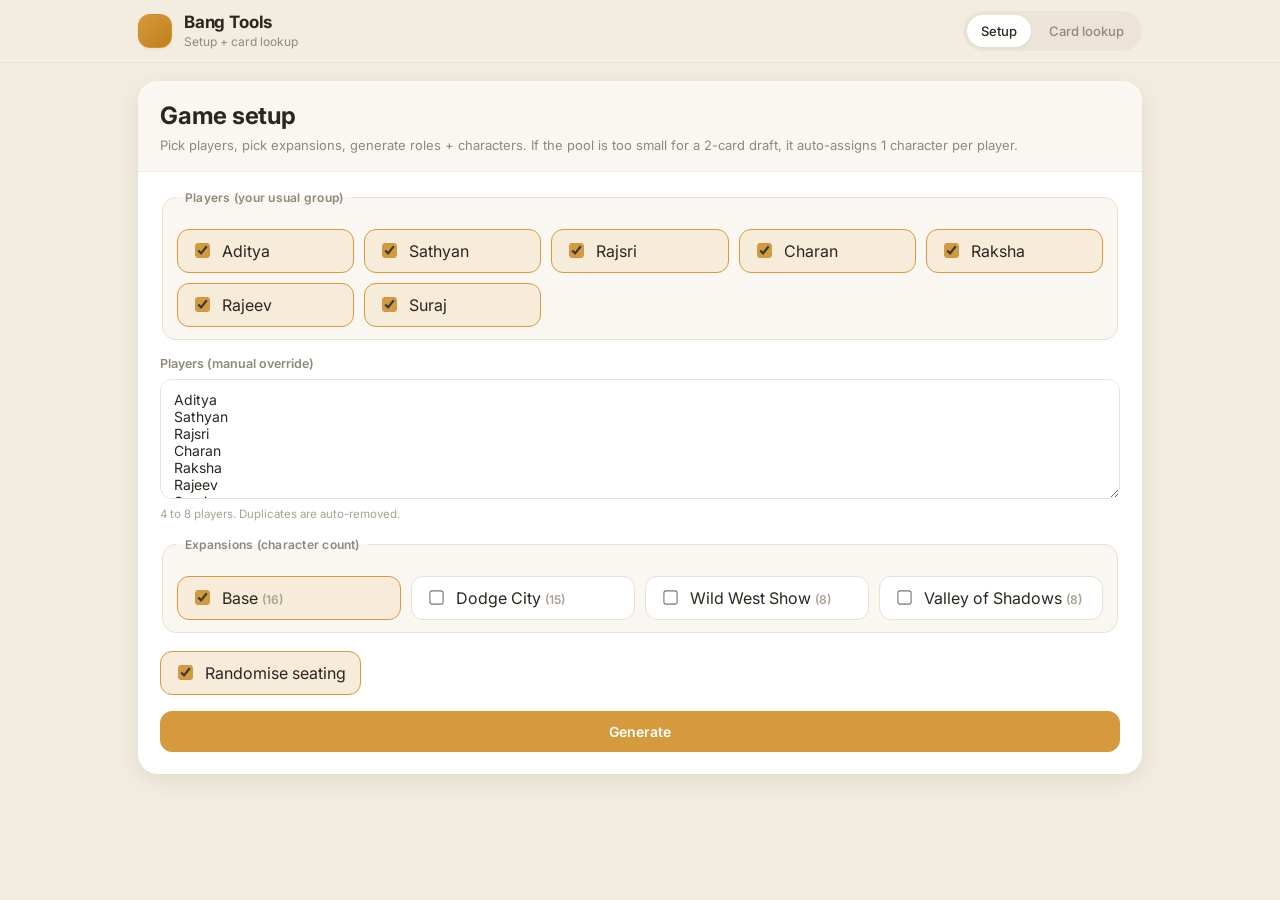
<file: index.html>
<!doctype html>
<html lang="en">
<head>
  <meta charset="utf-8" />
  <meta name="viewport" content="width=device-width, initial-scale=1" />
  <title>Bang! Tools — Setup</title>
  <link rel="preconnect" href="https://fonts.googleapis.com" />
  <link rel="preconnect" href="https://fonts.gstatic.com" crossorigin />
  <link href="https://fonts.googleapis.com/css2?family=Inter:wght@400;500;600;700&display=swap" rel="stylesheet" />
  <link rel="icon" href="favicon.svg" type="image/svg+xml" />
  <link rel="stylesheet" href="static/style.css" />
  <script src="static/data.js"></script>
  <script src="static/bang.js"></script>
</head>
<body>
  <header class="topbar">
    <div class="topbar-inner">
      <div class="brand">
        <div class="logo"></div>
        <div class="brand-text">
          <div class="brand-title">Bang Tools</div>
          <div class="brand-sub">Setup + card lookup</div>
        </div>
      </div>
      <nav class="nav">
        <a class="navlink active" href="./">Setup</a>
        <a class="navlink" href="cards/">Card lookup</a>
      </nav>
    </div>
  </header>

  <main class="page">
    <div class="container">

      <!-- Setup form view -->
      <section class="card" id="setup-view">
        <div class="cardhead">
          <h2>Game setup</h2>
          <p class="muted">Pick players, pick expansions, generate roles + characters. If the pool is too small for a 2-card draft, it auto-assigns 1 character per player.</p>
        </div>

        <form class="form" id="setup-form" onsubmit="return runSetupUI(event)">
          <fieldset class="fieldset">
            <legend>Players (your usual group)</legend>
            <div class="options-grid" id="player-grid"></div>
          </fieldset>

          <div class="field">
            <label class="label" for="players">Players (manual override)</label>
            <textarea class="control" id="players" name="players"
              placeholder="One name per line (or comma-separated)"></textarea>
            <div class="help">4 to 8 players. Duplicates are auto-removed.</div>
          </div>

          <fieldset class="fieldset">
            <legend>Expansions (character count)</legend>
            <div class="options-grid" id="exp-grid"></div>
          </fieldset>

          <label class="check inline">
            <input type="checkbox" id="seating" checked>
            <span>Randomise seating</span>
          </label>

          <div id="setup-error" class="alert" style="display:none;margin:0;"></div>

          <button class="btn primary" type="submit">Generate</button>
        </form>
      </section>

      <!-- Result view (hidden initially) -->
      <section class="card" id="result-view" style="display:none;">
        <div class="cardhead">
          <h2>Result</h2>
          <p class="muted" id="result-meta"></p>
        </div>

        <div id="result-notice" class="notice" style="display:none;">
          Not enough characters for a 2-card draft. Each player got 1 character (no choice).
        </div>

        <div class="kv" id="result-kv"></div>

        <div class="table-wrap">
          <table class="table">
            <thead><tr><th>Player</th><th>Characters</th></tr></thead>
            <tbody id="result-tbody"></tbody>
          </table>
        </div>

        <div class="actions">
          <button class="btn" onclick="showSetup()">New setup</button>
        </div>

        <!-- Modal -->
        <div id="char-modal" class="modal" aria-hidden="true">
          <div class="modal-backdrop" data-close="1"></div>
          <div class="modal-card" role="dialog" aria-modal="true" aria-labelledby="modal-title">
            <div class="modal-top">
              <div>
                <div id="modal-title" class="modal-title">Character</div>
                <div id="modal-meta" class="modal-meta"></div>
              </div>
              <button type="button" class="modal-x" data-close="1" aria-label="Close">✕</button>
            </div>
            <div class="modal-body">
              <div id="modal-official" class="panel">
                <div class="panel-title">Official text</div>
                <div class="panel-body" id="modal-official-text"></div>
              </div>
              <div id="modal-notes" class="panel soft">
                <div class="panel-title">Notes</div>
                <div class="panel-body"><ul class="list" id="modal-notes-list"></ul></div>
              </div>
            </div>
          </div>
        </div>
      </section>

    </div>
  </main>

<script>
(() => {
  const DEFAULT_PLAYERS = ["Aditya","Sathyan","Rajsri","Charan","Raksha","Rajeev","Suraj"];
  const EXPANSIONS = [
    { key: "base",   name: "Base",              exp: "Base" },
    { key: "dodge",  name: "Dodge City",         exp: "Dodge City" },
    { key: "wild",   name: "Wild West Show",     exp: "Wild West Show" },
    { key: "valley", name: "Valley of Shadows",  exp: "Valley of Shadows" },
  ];

  // Build player checkboxes
  const playerGrid = document.getElementById("player-grid");
  const textarea   = document.getElementById("players");

  DEFAULT_PLAYERS.forEach(p => {
    const lbl = document.createElement("label");
    lbl.className = "check";
    lbl.innerHTML = `<input type="checkbox" class="player-check" value="${p}" checked><span>${p}</span>`;
    playerGrid.appendChild(lbl);
  });

  function syncTextarea() {
    const sel = [...document.querySelectorAll(".player-check")]
      .filter(c => c.checked).map(c => c.value);
    textarea.value = sel.join("\n");
  }
  document.querySelectorAll(".player-check").forEach(c => c.addEventListener("change", syncTextarea));
  syncTextarea();

  // Build expansion checkboxes with counts
  const expCounts = expansionCounts();
  const expGrid = document.getElementById("exp-grid");
  EXPANSIONS.forEach(({ key, name, exp }) => {
    const cnt = expCounts[exp] || 0;
    const lbl = document.createElement("label");
    lbl.className = "check";
    lbl.innerHTML = `<input type="checkbox" name="${key}"${key === "base" ? " checked" : ""}><span>${name} <span class="count">(${cnt})</span></span>`;
    expGrid.appendChild(lbl);
  });

  // Expose globals needed by buttons
  window.showSetup = function () {
    document.getElementById("result-view").style.display = "none";
    document.getElementById("setup-view").style.display  = "";
  };

  window.runSetupUI = function (e) {
    e.preventDefault();
    const errEl = document.getElementById("setup-error");
    errEl.style.display = "none";

    const playerNames = parsePlayers(textarea.value);
    const expansions  = EXPANSIONS
      .filter(({ key }) => document.querySelector(`input[name="${key}"]`)?.checked)
      .map(({ exp }) => exp);
    const randomSeating = document.getElementById("seating").checked;

    let result;
    try {
      result = runSetup(playerNames, expansions, randomSeating);
    } catch (err) {
      errEl.textContent = err.message;
      errEl.style.display = "";
      return false;
    }

    renderResult(result);
    document.getElementById("setup-view").style.display  = "none";
    document.getElementById("result-view").style.display = "";
    return false;
  };

  function renderResult(r) {
    document.getElementById("result-meta").textContent =
      `Expansions: ${r.expansions.join(", ")} · Pool: ${r.poolCount} · ` +
      (r.draftSize === 2 ? "2-card draft" : "1-card assign");

    document.getElementById("result-notice").style.display = r.draftSize === 1 ? "" : "none";

    const kv = document.getElementById("result-kv");
    kv.innerHTML = `
      <div><span class="k">Sheriff</span><span class="v">${esc(r.sheriff)}</span></div>
      <div><span class="k">Seating</span><span class="v">${r.seating.map(esc).join(" → ")}</span></div>
      ${r.roleSummary ? `<div><span class="k">Roles</span><span class="v">${esc(r.roleSummary)}</span></div>` : ""}
    `;

    const tbody = document.getElementById("result-tbody");
    tbody.innerHTML = r.assignments.map(a => `
      <tr>
        <td>${esc(a.player)}</td>
        <td>${a.characters.map(c =>
          `<button type="button" class="charlink" data-char="${esc(c)}">${esc(c)}</button>`
        ).join(", ")}</td>
      </tr>
    `).join("");

    document.querySelectorAll(".charlink").forEach(btn => {
      btn.addEventListener("click", () => openModal(btn.dataset.char));
    });
  }

  function esc(s) {
    return String(s)
      .replace(/&/g,"&amp;").replace(/</g,"&lt;")
      .replace(/>/g,"&gt;").replace(/"/g,"&quot;");
  }

  // Modal
  const modal       = document.getElementById("char-modal");
  const modalTitle  = document.getElementById("modal-title");
  const modalMeta   = document.getElementById("modal-meta");
  const officialBox = document.getElementById("modal-official");
  const officialTxt = document.getElementById("modal-official-text");
  const notesBox    = document.getElementById("modal-notes");
  const notesList   = document.getElementById("modal-notes-list");

  window.openModal = function(name) {
    const e = CHARACTERS[name] || null;
    modalTitle.textContent = name;
    const parts = [];
    if (e?.expansion)   parts.push(e.expansion);
    if (e?.life_points != null) parts.push("LP: " + e.life_points);
    modalMeta.textContent = parts.join(" · ");

    const off = (e?.official_text || "").trim();
    if (off) { officialTxt.textContent = off; officialBox.style.display = ""; }
    else       officialBox.style.display = "none";

    const notes = Array.isArray(e?.notes) ? e.notes : [];
    notesList.innerHTML = "";
    if (notes.length) {
      notes.forEach(n => { const li = document.createElement("li"); li.textContent = n; notesList.appendChild(li); });
      notesBox.style.display = "";
    } else { notesBox.style.display = "none"; }

    modal.classList.add("open"); modal.setAttribute("aria-hidden","false");
    document.body.style.overflow = "hidden";
  };

  function closeModal() {
    modal.classList.remove("open"); modal.setAttribute("aria-hidden","true");
    document.body.style.overflow = "";
  }

  modal.addEventListener("click", e => { if (e.target?.dataset?.close) closeModal(); });
  document.addEventListener("keydown", e => { if (e.key === "Escape" && modal.classList.contains("open")) closeModal(); });
})();
</script>
</body>
</html>
</file>
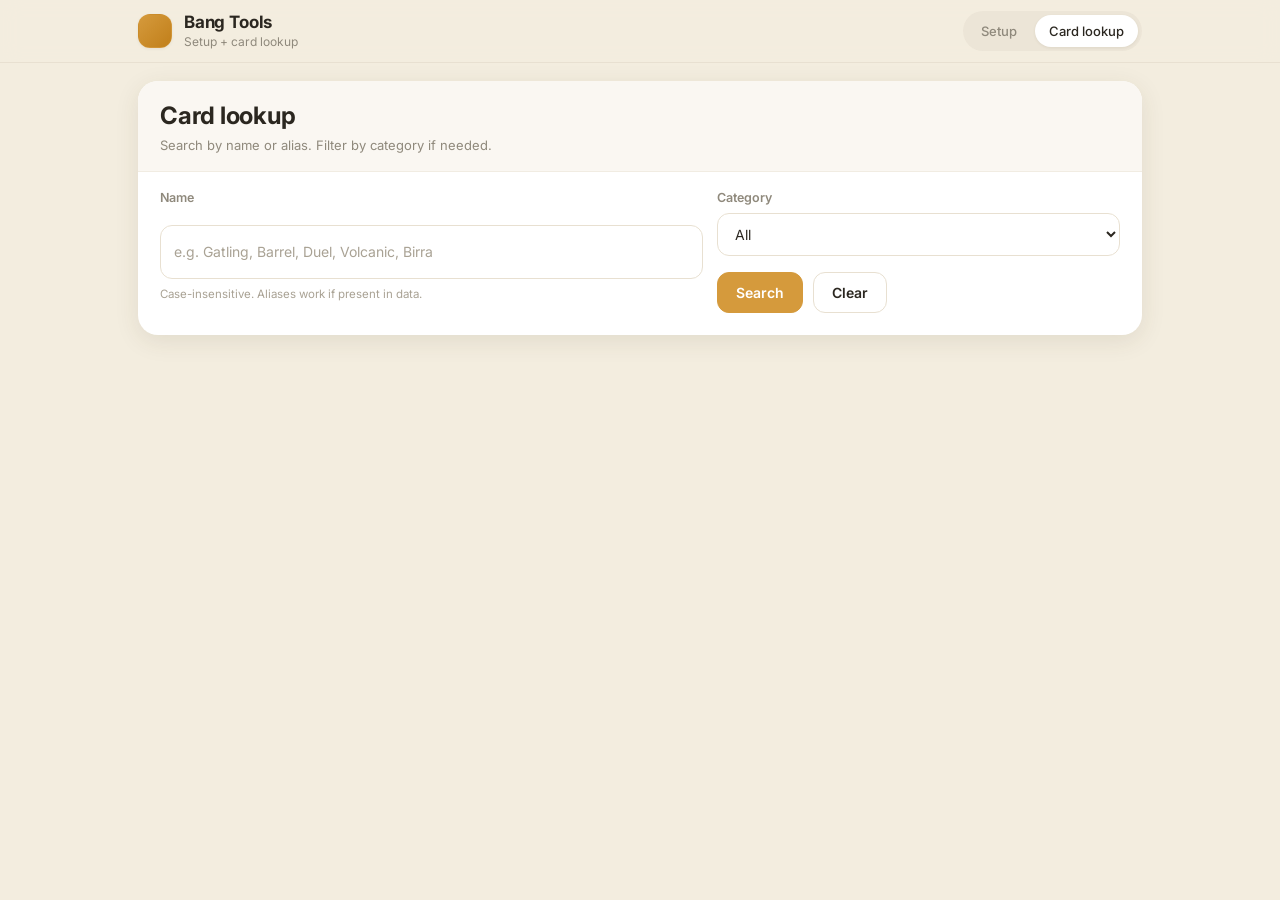
<file: cards/index.html>
<!doctype html>
<html lang="en">
<head>
  <meta charset="utf-8" />
  <meta name="viewport" content="width=device-width, initial-scale=1" />
  <title>Bang! Tools — Card Lookup</title>
  <link rel="preconnect" href="https://fonts.googleapis.com" />
  <link rel="preconnect" href="https://fonts.gstatic.com" crossorigin />
  <link href="https://fonts.googleapis.com/css2?family=Inter:wght@400;500;600;700&display=swap" rel="stylesheet" />
  <link rel="icon" href="../favicon.svg" type="image/svg+xml" />
  <link rel="stylesheet" href="../static/style.css" />
  <script src="../static/data.js"></script>
  <script src="../static/bang.js"></script>
</head>
<body>
  <header class="topbar">
    <div class="topbar-inner">
      <div class="brand">
        <div class="logo"></div>
        <div class="brand-text">
          <div class="brand-title">Bang Tools</div>
          <div class="brand-sub">Setup + card lookup</div>
        </div>
      </div>
      <nav class="nav">
        <a class="navlink" href="../">Setup</a>
        <a class="navlink active" href="./">Card lookup</a>
      </nav>
    </div>
  </header>

  <main class="page">
    <div class="container">
      <section class="card">
        <div class="cardhead">
          <h2>Card lookup</h2>
          <p class="muted">Search by name or alias. Filter by category if needed.</p>
        </div>

        <div id="cat-rule" class="notice green" style="display:none;"></div>

        <form class="form" onsubmit="return doSearch(event)">
          <div class="form-grid">
            <div class="field">
              <label class="label">Name</label>
              <input class="control" type="text" id="q"
                placeholder="e.g. Gatling, Barrel, Duel, Volcanic, Birra"
                autocomplete="off" />
              <div class="help">Case-insensitive. Aliases work if present in data.</div>
            </div>
            <div class="field">
              <label class="label">Category</label>
              <select class="control" id="category" onchange="onCategoryChange()">
                <option value="all">All</option>
                <option value="characters">Characters</option>
                <option value="brown">Brown</option>
                <option value="blue">Blue</option>
                <option value="green">Green</option>
                <option value="events">Events</option>
              </select>
              <div class="btnrow">
                <button class="btn primary" type="submit">Search</button>
                <button class="btn" type="button" onclick="clearSearch()">Clear</button>
              </div>
            </div>
          </div>
        </form>

        <div id="no-match" class="alert" style="display:none;">No match found.</div>

        <div id="result-area" style="display:none;" class="result">
          <div class="result-top">
            <div>
              <div class="result-title" id="res-name"></div>
              <div class="chips" id="res-chips"></div>
            </div>
          </div>
          <div id="res-official" class="panel" style="display:none;">
            <div class="panel-title">Official text</div>
            <div class="panel-body" id="res-official-text"></div>
          </div>
          <div id="res-notes" class="panel soft" style="display:none;">
            <div class="panel-title">Notes</div>
            <div class="panel-body"><ul class="list" id="res-notes-list"></ul></div>
          </div>
          <div id="res-aliases" class="panel soft" style="display:none;">
            <div class="panel-title">Aliases</div>
            <div class="panel-body" id="res-aliases-text"></div>
          </div>
        </div>
      </section>
    </div>
  </main>

<script>
(() => {
  function esc(s) {
    return String(s)
      .replace(/&/g,"&amp;").replace(/</g,"&lt;")
      .replace(/>/g,"&gt;").replace(/"/g,"&quot;");
  }

  function showCatRule(category) {
    const catRuleEl = document.getElementById("cat-rule");
    const rules = DB.category_rules || {};
    if (category !== "all" && rules[category]?.rule) {
      catRuleEl.innerHTML = `<strong>Category rule:</strong> ${esc(rules[category].rule)}`;
      catRuleEl.style.display = "";
    } else {
      catRuleEl.style.display = "none";
    }
  }

  window.onCategoryChange = function() {
    showCatRule(document.getElementById("category").value);
  };

  window.doSearch = function(e) {
    if (e) e.preventDefault();
    const q        = document.getElementById("q").value.trim();
    const category = document.getElementById("category").value;
    const noMatch  = document.getElementById("no-match");
    const area     = document.getElementById("result-area");

    noMatch.style.display = "none";
    area.style.display    = "none";

    if (!q) return false;

    const entry = lookupCard(q, category);
    if (!entry) { noMatch.style.display = ""; return false; }

    document.getElementById("res-name").textContent = entry.name;

    const chips = [];
    chips.push(`<span class="chip">${esc(entry.category.replace(/_/g, " "))}</span>`);
    if (entry.expansion) chips.push(`<span class="chip">${esc(entry.expansion)}</span>`);
    if (entry.life_points != null) chips.push(`<span class="chip">LP: ${esc(String(entry.life_points))}</span>`);
    document.getElementById("res-chips").innerHTML = chips.join("");

    const off = (entry.official_text || "").trim();
    if (off) {
      document.getElementById("res-official-text").textContent = off;
      document.getElementById("res-official").style.display = "";
    } else { document.getElementById("res-official").style.display = "none"; }

    const notes = Array.isArray(entry.notes) ? entry.notes : [];
    const notesList = document.getElementById("res-notes-list");
    notesList.innerHTML = "";
    if (notes.length) {
      notes.forEach(n => { const li = document.createElement("li"); li.textContent = n; notesList.appendChild(li); });
      document.getElementById("res-notes").style.display = "";
    } else { document.getElementById("res-notes").style.display = "none"; }

    const aliases = Array.isArray(entry.aliases) ? entry.aliases : [];
    if (aliases.length) {
      document.getElementById("res-aliases-text").textContent = aliases.join(", ");
      document.getElementById("res-aliases").style.display = "";
    } else { document.getElementById("res-aliases").style.display = "none"; }

    area.style.display = "";
    return false;
  };

  window.clearSearch = function() {
    document.getElementById("q").value = "";
    document.getElementById("category").value = "all";
    document.getElementById("no-match").style.display    = "none";
    document.getElementById("result-area").style.display = "none";
    document.getElementById("cat-rule").style.display    = "none";
  };
})();
</script>
</body>
</html>
</file>
<file: static/style.css>
/* ============================================================
   Bang Tools — "Soft Instrument" warm theme
   Matches nanoparticle calculator palette.
   ============================================================ */

:root{
  --bg:          #f3eddf;
  --card:        #ffffff;
  --panel:       #faf7f2;
  --ink:         #2b2720;
  --muted:       #8f897c;
  --muted-2:     #a9a294;
  --border:      #e8e0d1;
  --border-2:    #f1ece2;

  --accent:      #d59a3c;
  --accent-deep: #b27e26;
  --accent-wash: #f6ecd9;

  --green:        #4a7c59;
  --green-bg:     #edf5ee;
  --green-border: #c3d9c8;

  --danger:        #a8412c;
  --danger-bg:     #f7e7df;
  --danger-border: #e7c6b6;

  --shadow:    0 6px 24px rgba(70,55,30,0.10);
  --shadow-sm: 0 1px 3px rgba(60,50,30,0.08);
  --shadow-lg: 0 16px 48px rgba(60,45,20,0.16);

  --radius-card: 20px;
  --radius-tile: 14px;
  --radius-ctrl: 12px;
}

*{ box-sizing:border-box; }
html,body{ height:100%; }

body{
  margin:0;
  color:var(--ink);
  font-family:"Inter", ui-sans-serif, system-ui, -apple-system, "Segoe UI", Roboto, Arial, sans-serif;
  background:var(--bg);
  -webkit-font-smoothing:antialiased;
  text-rendering:optimizeLegibility;
  overflow-x:hidden;
}

/* ---------- Top bar ---------- */
.topbar{
  position:sticky;
  top:0;
  z-index:50;
  background:rgba(243,237,223,0.92);
  backdrop-filter:blur(10px);
  -webkit-backdrop-filter:blur(10px);
  border-bottom:1px solid var(--border);
}

.topbar-inner{
  max-width:1040px;
  margin:0 auto;
  padding:11px 18px;
  display:flex;
  align-items:center;
  justify-content:space-between;
  gap:14px;
}

.brand{
  display:flex;
  align-items:center;
  gap:12px;
  min-width:0;
}

.logo{
  width:34px;
  height:34px;
  border-radius:12px;
  background:linear-gradient(135deg, #d59a3c, #c17f1a);
  box-shadow:var(--shadow-sm);
  border:1px solid rgba(213,154,60,0.30);
  flex:0 0 auto;
}

.brand-text{ min-width:0; }
.brand-title{
  font-weight:700;
  font-size:17px;
  letter-spacing:-0.01em;
  line-height:1.1;
  color:var(--ink);
}
.brand-sub{
  color:var(--muted);
  font-size:12px;
  margin-top:2px;
  white-space:nowrap;
  overflow:hidden;
  text-overflow:ellipsis;
}

/* Segmented nav */
.nav{
  display:inline-flex;
  align-items:center;
  gap:4px;
  background:#ece5d7;
  border-radius:999px;
  padding:4px;
}
.navlink{
  display:inline-block;
  padding:8px 14px;
  border-radius:999px;
  color:var(--muted);
  font-size:13px;
  font-weight:500;
  text-decoration:none;
  white-space:nowrap;
  transition:color 140ms ease, background 140ms ease;
}
.navlink:hover{ color:var(--ink); }
.navlink.active{
  color:var(--ink);
  background:var(--card);
  box-shadow:var(--shadow-sm);
}

/* ---------- Page / container ---------- */
.page{ padding-top:18px; }

.container{
  max-width:1040px;
  margin:0 auto;
  padding:0 18px 48px;
}

/* ---------- Card shell ---------- */
.card{
  border-radius:var(--radius-card);
  background:var(--card);
  box-shadow:var(--shadow);
  overflow:hidden;
}

.cardhead{
  padding:20px 22px 16px;
  border-bottom:1px solid var(--border-2);
  background:var(--panel);
}
.cardhead h2{
  margin:0 0 6px;
  font-size:24px;
  font-weight:700;
  letter-spacing:-0.01em;
  color:var(--ink);
}
.muted{
  margin:0;
  color:var(--muted);
  font-size:13px;
  line-height:1.45;
}

/* ---------- Form ---------- */
.form{
  padding:18px 22px 22px;
  display:grid;
  gap:16px;
}

.field{ display:grid; gap:8px; }
.label{ font-size:12.5px; color:var(--muted); font-weight:600; }
.help{ font-size:11.5px; color:var(--muted-2); }

.control{
  width:100%;
  padding:11px 13px;
  border-radius:var(--radius-ctrl);
  border:1.5px solid var(--border);
  background:var(--card);
  color:var(--ink);
  font-family:inherit;
  font-size:14px;
  outline:none;
  transition:border-color 140ms ease, box-shadow 140ms ease;
}
.control::placeholder{ color:var(--muted-2); }
.control:focus{
  border-color:var(--accent);
  box-shadow:0 0 0 3px rgba(213,154,60,0.18);
}
textarea.control{
  min-height:120px;
  resize:vertical;
}

/* ---------- Fieldset + checkbox grid ---------- */
.fieldset{
  border:1.5px solid var(--border);
  border-radius:var(--radius-tile);
  padding:14px 14px 12px;
  background:var(--panel);
}
.fieldset legend{
  padding:0 8px;
  color:var(--muted);
  font-size:12px;
  font-weight:600;
  letter-spacing:0.02em;
}

.options-grid{
  display:grid;
  grid-template-columns:repeat(auto-fit, minmax(160px, 1fr));
  gap:10px;
  padding-top:10px;
}

.check{
  display:flex;
  align-items:center;
  gap:10px;
  padding:11px 14px;
  border-radius:var(--radius-ctrl);
  border:1.5px solid var(--border);
  background:var(--card);
  cursor:pointer;
  transition:border-color 140ms ease, background 140ms ease;
  user-select:none;
}
.check:has(input:checked){
  border-color:var(--accent);
  background:var(--accent-wash);
}
.check input{ accent-color:var(--accent); transform:scale(1.1); }
.check.inline{ margin-top:2px; width:fit-content; }

.count{
  color:var(--muted-2);
  font-size:12px;
  font-weight:600;
}

/* ---------- Buttons ---------- */
.btnrow{
  display:flex;
  gap:10px;
  margin-top:8px;
}

.btn{
  display:inline-flex;
  align-items:center;
  justify-content:center;
  padding:11px 18px;
  border-radius:var(--radius-ctrl);
  border:1.5px solid var(--border);
  background:var(--card);
  color:var(--ink);
  text-decoration:none;
  font-family:inherit;
  font-size:14px;
  font-weight:600;
  cursor:pointer;
  transition:border-color 140ms ease, background 140ms ease;
}
.btn:hover{
  border-color:var(--accent);
  background:var(--accent-wash);
}
.btn.primary{
  border-color:var(--accent);
  background:var(--accent);
  color:#fff;
}
.btn.primary:hover{
  border-color:var(--accent-deep);
  background:var(--accent-deep);
}

/* ---------- Alerts + notices ---------- */
.alert{
  margin:16px 22px 0;
  padding:12px 14px;
  border-radius:var(--radius-ctrl);
  border:1px solid var(--danger-border);
  background:var(--danger-bg);
  color:var(--danger);
  font-size:13.5px;
  font-weight:600;
}

.notice{
  margin:16px 22px 0;
  padding:12px 14px;
  border-radius:var(--radius-ctrl);
  border:1px solid rgba(213,154,60,0.35);
  background:var(--accent-wash);
  color:var(--accent-deep);
  font-size:13px;
  font-weight:500;
}
.notice.green{
  border-color:var(--green-border);
  background:var(--green-bg);
  color:var(--green);
}

/* ---------- KV pairs (result summary) ---------- */
.kv{
  padding:16px 22px 0;
  display:grid;
  gap:10px;
}
.kv > div{
  display:flex;
  align-items:baseline;
  gap:10px;
  padding:10px 14px;
  border-radius:var(--radius-ctrl);
  background:var(--panel);
}
.kv .k{
  display:inline-block;
  min-width:80px;
  color:var(--muted);
  font-size:12px;
  font-weight:600;
  text-transform:uppercase;
  letter-spacing:0.04em;
  flex-shrink:0;
}
.kv .v{
  color:var(--ink);
  font-size:14px;
  font-weight:500;
  line-height:1.4;
}

/* ---------- Actions ---------- */
.actions{
  padding:18px 22px 22px;
  display:flex;
  justify-content:flex-start;
}

/* ---------- Table ---------- */
.table-wrap{
  padding:16px 22px 0;
  overflow-x:auto;
}
.table{
  width:100%;
  border-collapse:collapse;
  min-width:520px;
}
.table th, .table td{
  text-align:left;
  padding:11px 12px;
  border-bottom:1px solid var(--border-2);
}
.table th{
  color:var(--muted);
  font-size:11.5px;
  font-weight:600;
  letter-spacing:0.05em;
  text-transform:uppercase;
  background:var(--panel);
}
.table tr:last-child td{ border-bottom:0; }

/* ---------- Role chips ---------- */
.role{
  display:inline-block;
  padding:5px 10px;
  border-radius:999px;
  border:1px solid var(--border);
  background:var(--panel);
  font-size:12px;
  font-weight:600;
}
.role-sheriff{ border-color:rgba(213,154,60,0.55); color:var(--accent-deep); background:var(--accent-wash); }
.role-deputy{  border-color:var(--green-border);   color:var(--green);        background:var(--green-bg); }
.role-outlaw{  border-color:var(--danger-border);  color:var(--danger);       background:var(--danger-bg); }
.role-renegade{ border-color:#c9b8d8; color:#6b4c82; background:#f5f0fa; }

/* ---------- Character link buttons ---------- */
.charlink{
  display:inline;
  padding:3px 9px;
  margin:2px 0;
  border-radius:999px;
  border:1px solid var(--border);
  background:var(--panel);
  color:var(--ink);
  font-family:inherit;
  font-size:13px;
  font-weight:500;
  cursor:pointer;
  transition:border-color 140ms, background 140ms;
}
.charlink:hover{
  border-color:var(--accent);
  background:var(--accent-wash);
  color:var(--accent-deep);
}

/* ---------- Card lookup ---------- */
.form-grid{
  display:grid;
  grid-template-columns:1.35fr 1fr;
  gap:14px;
}

.result{
  padding:18px 22px 22px;
  border-top:1px solid var(--border-2);
}
.result-title{
  font-size:20px;
  font-weight:700;
  letter-spacing:-0.01em;
  margin:0 0 10px;
  color:var(--ink);
}

.chips{ display:flex; flex-wrap:wrap; gap:8px; margin-bottom:14px; }
.chip{
  display:inline-block;
  padding:5px 11px;
  border-radius:999px;
  border:1px solid var(--border);
  background:var(--panel);
  color:var(--muted);
  font-size:12px;
  font-weight:600;
}

.panel{
  border-radius:var(--radius-tile);
  border:1px solid var(--border);
  background:var(--panel);
  padding:14px 16px;
  margin-top:12px;
}
.panel.soft{
  background:var(--card);
  border-color:var(--border-2);
}
.panel-title{
  color:var(--muted);
  font-size:11.5px;
  font-weight:600;
  text-transform:uppercase;
  letter-spacing:0.04em;
  margin-bottom:8px;
}
.panel-body{ color:var(--ink); font-size:13.5px; line-height:1.5; }
.list{ margin:6px 0 0 18px; color:var(--ink); }
.list li{ margin:6px 0; }

/* ---------- Modal ---------- */
.modal{
  position:fixed;
  inset:0;
  z-index:2000;
  display:none;
}
.modal.open{ display:block; }

.modal-backdrop{
  position:absolute;
  inset:0;
  background:rgba(43,39,32,0.45);
  backdrop-filter:blur(4px);
  -webkit-backdrop-filter:blur(4px);
}

.modal-card{
  position:relative;
  width:min(680px, calc(100% - 24px));
  margin:72px auto;
  border-radius:var(--radius-card);
  border:1px solid var(--border);
  background:var(--card);
  box-shadow:var(--shadow-lg);
  overflow:hidden;
}

.modal-top{
  display:flex;
  align-items:flex-start;
  justify-content:space-between;
  gap:12px;
  padding:18px 18px 14px;
  border-bottom:1px solid var(--border-2);
  background:var(--panel);
}
.modal-title{
  font-size:19px;
  font-weight:700;
  letter-spacing:-0.01em;
  color:var(--ink);
}
.modal-meta{
  margin-top:4px;
  color:var(--muted);
  font-size:12px;
  font-weight:500;
}
.modal-x{
  border:1.5px solid var(--border);
  background:var(--card);
  color:var(--muted);
  border-radius:var(--radius-ctrl);
  padding:7px 11px;
  cursor:pointer;
  font-weight:700;
  font-family:inherit;
  transition:border-color 140ms, color 140ms;
}
.modal-x:hover{
  border-color:var(--accent);
  color:var(--accent-deep);
}
.modal-body{
  padding:16px 18px 20px;
  max-height:min(70vh, 560px);
  overflow:auto;
}

/* ---------- Responsive ---------- */
@media (max-width:820px){
  .form-grid{ grid-template-columns:1fr; }
  .btnrow{ justify-content:flex-start; }
}
@media (max-width:520px){
  .cardhead h2{ font-size:20px; }
  .topbar-inner{ padding:10px 14px; }
  .container{ padding:0 14px 40px; }
  .modal-card{ margin:54px auto; }
}
</file>
